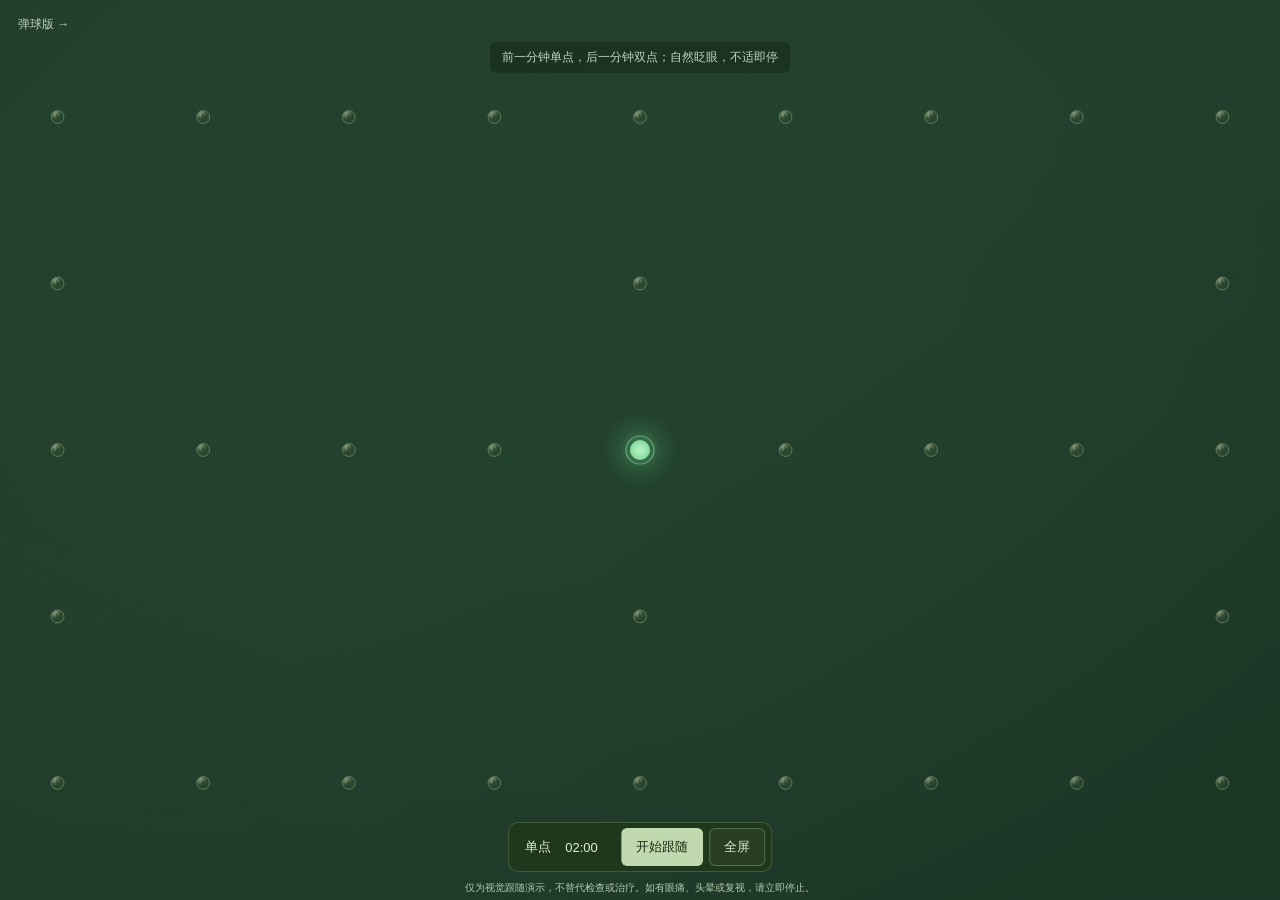
<file: index.html>
<!doctype html>
<html lang="zh-CN">
  <head>
    <meta charset="utf-8">
    <meta name="viewport" content="width=device-width, initial-scale=1">
    <meta name="theme-color" content="#203e2a">
    <meta name="description" content="铺满屏幕的两分钟绿点跟随演示：一分钟单点、一分钟双点。纯静态网页，无需安装。">
    <title>绿点跟随 · Eye Focus</title>
    <link rel="icon" href="data:image/svg+xml,%3Csvg xmlns='http://www.w3.org/2000/svg' viewBox='0 0 32 32'%3E%3Crect width='32' height='32' rx='8' fill='%231a3020'/%3E%3Ccircle cx='16' cy='16' r='6' fill='%234bff91'/%3E%3C/svg%3E">
    <link rel="stylesheet" href="./style.css?v=__BUILD_VERSION__">
    <script src="./app.js?v=__BUILD_VERSION__" defer></script>
  </head>
  <body>
    <main class="app">
      <section class="device" aria-label="绿色光点跟随面板">
        <svg class="display" viewBox="0 0 1000 650" role="img" aria-labelledby="display-title display-description">
          <title id="display-title">绿色面板与发光目标</title>
          <desc id="display-description">金属定位点沿边缘和中央十字排列。前一分钟为单点逐格往返，后一分钟为左右双点逐格展开、合拢，两分钟后停止。这是运动演示，不是治疗设备。</desc>
          <defs>
            <linearGradient id="panel" x1="0" y1="0" x2="1" y2="1">
              <stop stop-color="#203e2a"/>
              <stop offset=".48" stop-color="#213f2c"/>
              <stop offset="1" stop-color="#1d3928"/>
            </linearGradient>
            <radialGradient id="panel-light" cx=".35" cy=".25" r=".85">
              <stop stop-color="#8ac281" stop-opacity=".025"/>
              <stop offset="1" stop-color="#07120d" stop-opacity=".08"/>
            </radialGradient>
            <radialGradient id="metal" cx=".3" cy=".22">
              <stop stop-color="#d4dfbc"/>
              <stop offset=".4" stop-color="#9cae89"/>
              <stop offset=".72" stop-color="#536c4d"/>
              <stop offset="1" stop-color="#2c4d32"/>
            </radialGradient>
            <radialGradient id="glow">
              <stop stop-color="#80e9a1" stop-opacity=".45"/>
              <stop offset=".25" stop-color="#6fdf93" stop-opacity=".3"/>
              <stop offset=".55" stop-color="#63d988" stop-opacity=".1"/>
              <stop offset="1" stop-color="#63d988" stop-opacity="0"/>
            </radialGradient>
            <radialGradient id="core">
              <stop stop-color="#b8efc5"/>
              <stop offset=".6" stop-color="#9de7af"/>
              <stop offset="1" stop-color="#80d99b"/>
            </radialGradient>
            <g id="light">
              <circle r="38" fill="url(#glow)"/>
              <circle r="14" fill="none" stroke="#99e5af" stroke-opacity=".5" stroke-width="1.2"/>
              <circle r="10" fill="url(#core)"/>
            </g>
          </defs>
          <rect width="100%" height="100%" fill="url(#panel)"/>
          <rect width="100%" height="100%" fill="url(#panel-light)"/>
          <g id="nodes" opacity=".55" aria-hidden="true"></g>
          <g id="target" aria-hidden="true"><use href="#light"/></g>
          <g id="target-secondary" visibility="hidden" aria-hidden="true"><use href="#light"/></g>
        </svg>
      </section>

      <a class="back" href="./bounce/index.html?v=__BUILD_VERSION__">弹球版 →</a>
      <p id="status" role="status" aria-live="polite">前一分钟单点，后一分钟双点；自然眨眼，不适即停</p>
      <footer class="toolbar">
        <span id="phase">单点</span>
        <span id="remaining" role="timer" aria-label="本轮剩余时间" aria-live="off">02:00</span>
        <div class="actions">
          <button id="toggle" type="button" aria-pressed="false">开始跟随</button>
          <button id="fullscreen" class="secondary" type="button">全屏</button>
        </div>
      </footer>
      <p class="notice">仅为视觉跟随演示，不替代检查或治疗。如有眼痛、头晕或复视，请立即停止。</p>
      <noscript><p class="script-notice">需要启用 JavaScript 才能播放绿点运动。</p></noscript>
    </main>
  </body>
</html>
</file>
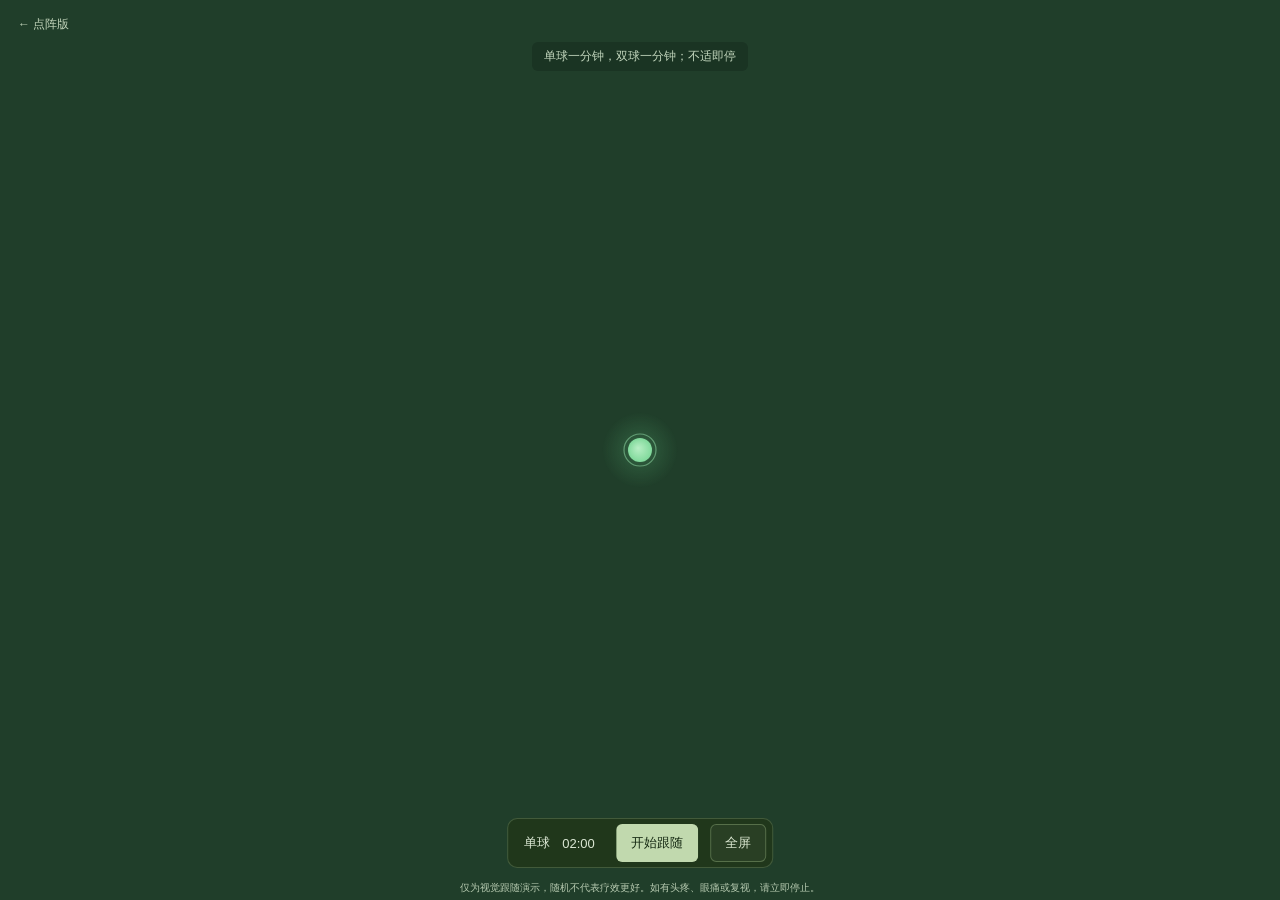
<file: bounce/index.html>
<!doctype html>
<html lang="zh-CN">
  <head>
    <meta charset="utf-8">
    <meta name="viewport" content="width=device-width, initial-scale=1">
    <meta name="theme-color" content="#203e2a">
    <meta name="description" content="两分钟台球式跟随演示：一分钟单球、一分钟双球，触及屏幕边缘后等角反弹，带渐隐运动尾迹。">
    <title>弹球跟随 · Eye Focus</title>
    <link rel="icon" href="data:image/svg+xml,%3Csvg xmlns='http://www.w3.org/2000/svg' viewBox='0 0 32 32'%3E%3Crect width='32' height='32' rx='8' fill='%23203e2a'/%3E%3Ccircle cx='16' cy='16' r='7' fill='%239de7af'/%3E%3C/svg%3E">
    <link rel="stylesheet" href="./style.css?v=__BUILD_VERSION__">
    <script type="module">
      const button = document.getElementById("toggle");
      const status = document.getElementById("status");
      try {
        await import("./app.js?v=__BUILD_VERSION__");
        button.disabled = false;
        button.textContent = "开始跟随";
        status.textContent = "单球一分钟，双球一分钟；不适即停";
      } catch (error) {
        console.error("Bouncing page initialization failed:", error);
        status.textContent = "页面资源加载失败，请刷新页面；若仍失败，请检查网络";
        button.textContent = "加载失败";
      }
    </script>
  </head>
  <body>
    <main class="app">
      <canvas id="field" role="img" aria-label="柔和绿球以固定速度运动，球体触及屏幕边缘后等角反弹，带渐隐运动尾迹；一分钟后增加第二个球，两分钟后停止。"></canvas>
      <a class="back" href="../index.html?v=__BUILD_VERSION__">← 点阵版</a>
      <p id="status" role="status" aria-live="polite">正在加载弹球页面...</p>
      <footer class="toolbar">
        <span id="phase">单球</span>
        <span id="remaining" role="timer" aria-label="本轮剩余时间" aria-live="off">02:00</span>
        <button id="toggle" type="button" aria-pressed="false" disabled>正在加载</button>
        <button id="fullscreen" class="secondary" type="button">全屏</button>
      </footer>
      <p class="notice">仅为视觉跟随演示，随机不代表疗效更好。如有头疼、眼痛或复视，请立即停止。</p>
      <noscript><p class="script-notice">需要启用 JavaScript 才能播放弹球运动。</p></noscript>
    </main>
  </body>
</html>
</file>
<file: style.css>
:root {
  color-scheme: dark;
  font-family: -apple-system, BlinkMacSystemFont, "Segoe UI", "PingFang SC", sans-serif;
  color: #e2edda;
  background: #203e2a;
  font-synthesis: none;
}

* { box-sizing: border-box; }
body { margin: 0; }
.app { position: relative; width: 100%; height: 100dvh; min-height: 260px; }
.device { position: absolute; inset: 0; }
.display { display: block; width: 100%; height: 100%; }
.back { position: absolute; left: 18px; top: 16px; color: #bfd2b8; font-size: 12px; text-decoration: none; }
.back:hover { text-decoration: underline; }
.back:focus-visible { outline: 2px solid #edffdc; outline-offset: 3px; }

#status {
  position: absolute;
  top: max(42px, env(safe-area-inset-top));
  left: 50%;
  transform: translateX(-50%);
  width: max-content;
  max-width: 90%;
  margin: 0;
  padding: 6px 12px;
  border-radius: 6px;
  color: #c1d5bc;
  background: #10241980;
  font-size: 12px;
  line-height: 1.6;
  text-align: center;
  pointer-events: none;
}

.toolbar {
  position: absolute;
  bottom: calc(28px + env(safe-area-inset-bottom));
  left: 50%;
  transform: translateX(-50%);
  display: flex;
  align-items: center;
  gap: 14px;
  width: max-content;
  max-width: calc(100% - 16px);
  padding: 5px 6px 5px 16px;
  border: 1px solid #d5efbc30;
  border-radius: 10px;
  background: #20371be8;
  font-size: 13px;
}

#phase { white-space: nowrap; }
#remaining { font-variant-numeric: tabular-nums; min-width: 3.2em; }
.actions { display: flex; gap: 6px; }

button {
  min-height: 38px;
  padding: 8px 14px;
  border: 1px solid transparent;
  border-radius: 6px;
  background: #c1d9ae;
  color: #172b14;
  font: inherit;
  white-space: nowrap;
  cursor: pointer;
  touch-action: manipulation;
}

button:hover { background: #d2e8c1; }
button:focus-visible { outline: 2px solid #edffdc; outline-offset: 2px; }
button.secondary { background: #ffffff0b; color: #dbe8d1; border-color: #b6d59a50; }
button.secondary:hover { background: #ffffff19; }

.notice {
  position: absolute;
  bottom: calc(5px + env(safe-area-inset-bottom));
  left: 0;
  width: 100%;
  margin: 0;
  padding: 0 8px;
  color: #b6cab0;
  font-size: 10px;
  line-height: 1.5;
  text-align: center;
  pointer-events: none;
}

.script-notice { position: absolute; top: 45%; width: 100%; color: #c1d5bc; text-align: center; }

@media (max-width: 480px) {
  .toolbar { gap: 9px; padding-left: 10px; font-size: 12px; bottom: calc(42px + env(safe-area-inset-bottom)); }
  button { padding: 8px 10px; }
  .notice { bottom: calc(6px + env(safe-area-inset-bottom)); font-size: 10px; }
}
</file>
<file: bounce/style.css>
:root {
  color-scheme: dark;
  font-family: -apple-system, BlinkMacSystemFont, "Segoe UI", "PingFang SC", sans-serif;
  color: #dce8d5;
  background: #203e2a;
  font-synthesis: none;
}

* { box-sizing: border-box; }
body { margin: 0; }
.app { position: relative; width: 100%; height: 100dvh; min-height: 260px; }
#field { position: absolute; inset: 0; width: 100%; height: 100%; }
.back { position: absolute; left: 18px; top: 16px; color: #bfd2b8; font-size: 12px; text-decoration: none; }
.back:hover { text-decoration: underline; }

#status {
  position: absolute;
  top: max(42px, env(safe-area-inset-top));
  left: 50%;
  transform: translateX(-50%);
  width: max-content;
  max-width: 90%;
  margin: 0;
  padding: 5px 12px;
  color: #c1d5bc;
  background: #10241960;
  border-radius: 6px;
  font-size: 12px;
  line-height: 1.6;
  text-align: center;
  pointer-events: none;
}

.toolbar {
  position: absolute;
  bottom: calc(32px + env(safe-area-inset-bottom));
  left: 50%;
  transform: translateX(-50%);
  display: flex;
  align-items: center;
  gap: 12px;
  width: max-content;
  max-width: calc(100% - 16px);
  padding: 5px 6px 5px 16px;
  border: 1px solid #d5efbc30;
  border-radius: 10px;
  background: #20371be8;
  font-size: 13px;
}

#phase { white-space: nowrap; }
#remaining { min-width: 3.2em; font-variant-numeric: tabular-nums; }

button {
  min-height: 38px;
  padding: 8px 14px;
  border: 1px solid transparent;
  border-radius: 6px;
  background: #c1d9ae;
  color: #172b14;
  font: inherit;
  white-space: nowrap;
  cursor: pointer;
  touch-action: manipulation;
}

button:hover { background: #d2e8c1; }
button:disabled { opacity: .6; cursor: not-allowed; }
button.secondary { background: #ffffff0b; color: #dbe8d1; border-color: #b6d59a50; }
button.secondary:hover { background: #ffffff19; }
button:focus-visible, .back:focus-visible { outline: 2px solid #edffdc; outline-offset: 3px; }

.notice {
  position: absolute;
  left: 0;
  bottom: calc(5px + env(safe-area-inset-bottom));
  width: 100%;
  margin: 0;
  padding: 0 10px;
  color: #b6cab0;
  font-size: 10px;
  line-height: 1.5;
  text-align: center;
  pointer-events: none;
}

.script-notice { position: absolute; top: 45%; width: 100%; text-align: center; }

@media (max-width: 480px) {
  .toolbar { gap: 9px; padding-left: 10px; font-size: 12px; bottom: calc(44px + env(safe-area-inset-bottom)); }
  button { padding: 8px 10px; }
}
</file>
